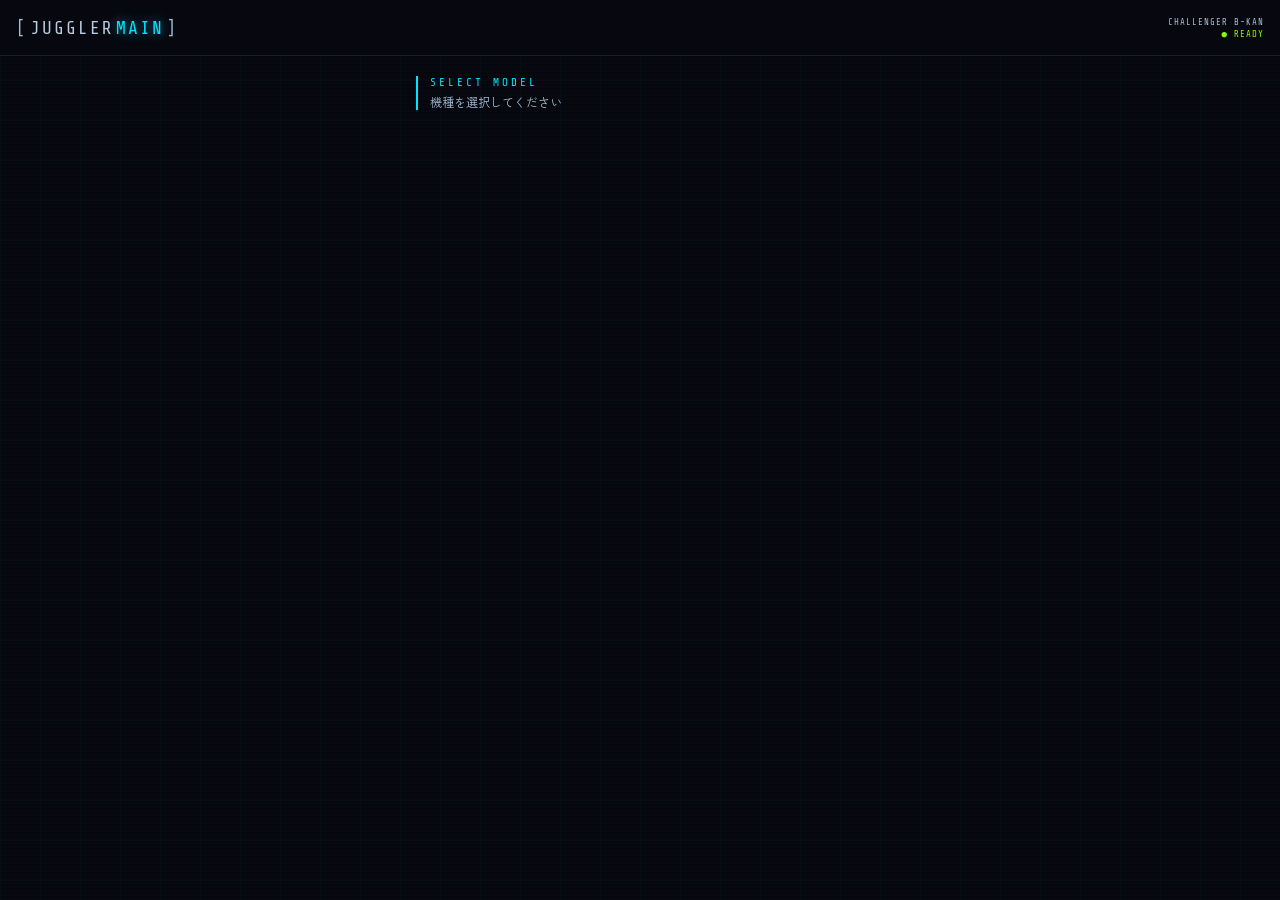
<file: Index.html>
<!DOCTYPE html>
<html lang="ja">
<head>
  <meta charset="UTF-8">
  <meta name="viewport" content="width=device-width, initial-scale=1.0, maximum-scale=1.0">
  <meta name="apple-mobile-web-app-capable" content="yes">
  <meta name="apple-mobile-web-app-status-bar-style" content="black-translucent">
  <meta name="apple-mobile-web-app-title" content="JUGGLER">
  <title>JUGGLER MAIN — CHALLENGER B-KAN</title>
  <link rel="stylesheet" href="style.css">
</head>
<body>

  <div class="bg-grid"></div>
  <div class="bg-scanlines"></div>

  <header class="header">
    <div class="header-inner">
      <div class="logo">
        <span class="logo-bracket">[</span>
        <span class="logo-text">JUGGLER</span>
        <span class="logo-accent">MAIN</span>
        <span class="logo-bracket">]</span>
      </div>
      <div class="header-meta">
        <span class="header-hall">CHALLENGER B-KAN</span>
        <span class="header-status">● READY</span>
      </div>
    </div>
  </header>

  <main class="main">

    <div class="page-title">
      <span class="page-title-label">SELECT MODEL</span>
      <span class="page-title-sub">機種を選択してください</span>
    </div>

    <div class="model-grid" id="modelGrid"></div>

  </main>

  <script src="main.js"></script>
</body>
</html>
</file>
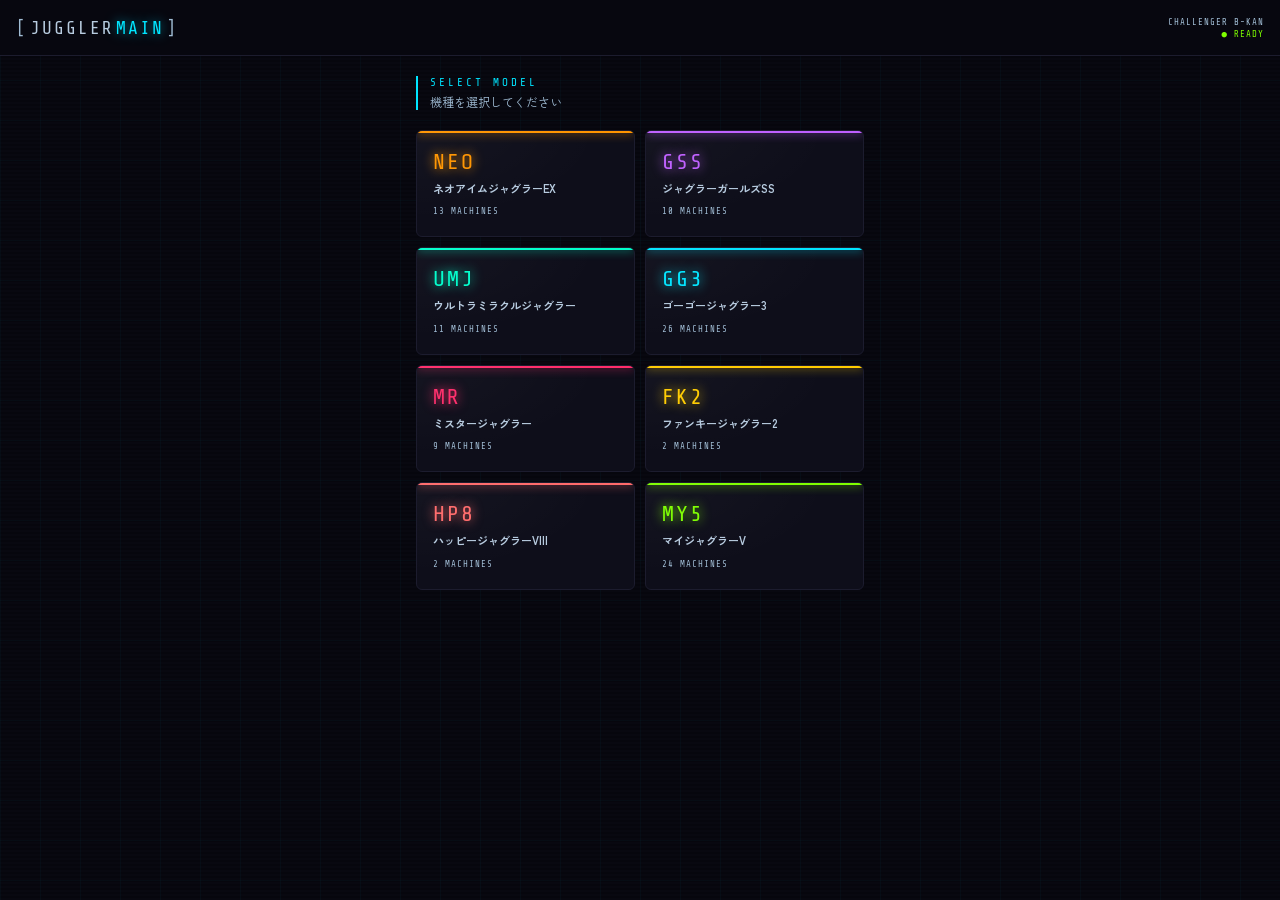
<file: index.html>
<!DOCTYPE html>
<html lang="ja">
<head>
  <meta charset="UTF-8">
  <meta name="viewport" content="width=device-width, initial-scale=1.0, maximum-scale=1.0">
  <meta name="apple-mobile-web-app-capable" content="yes">
  <meta name="apple-mobile-web-app-status-bar-style" content="black-translucent">
  <meta name="apple-mobile-web-app-title" content="JUGGLER">
  <title>JUGGLER MAIN — CHALLENGER B-KAN</title>
  <link rel="stylesheet" href="style.css">
</head>
<body>

  <div class="bg-grid"></div>
  <div class="bg-scanlines"></div>

  <header class="header">
    <div class="header-inner">
      <div class="logo">
        <span class="logo-bracket">[</span>
        <span class="logo-text">JUGGLER</span>
        <span class="logo-accent">MAIN</span>
        <span class="logo-bracket">]</span>
      </div>
      <div class="header-meta">
        <span class="header-hall">CHALLENGER B-KAN</span>
        <span class="header-status">● READY</span>
      </div>
    </div>
  </header>

  <main class="main">

    <div class="page-title">
      <span class="page-title-label">SELECT MODEL</span>
      <span class="page-title-sub">機種を選択してください</span>
    </div>

    <div class="model-grid" id="modelGrid"></div>

  </main>

  <script src="master.js"></script>
  <script src="main.js"></script>
</body>
</html>
</file>
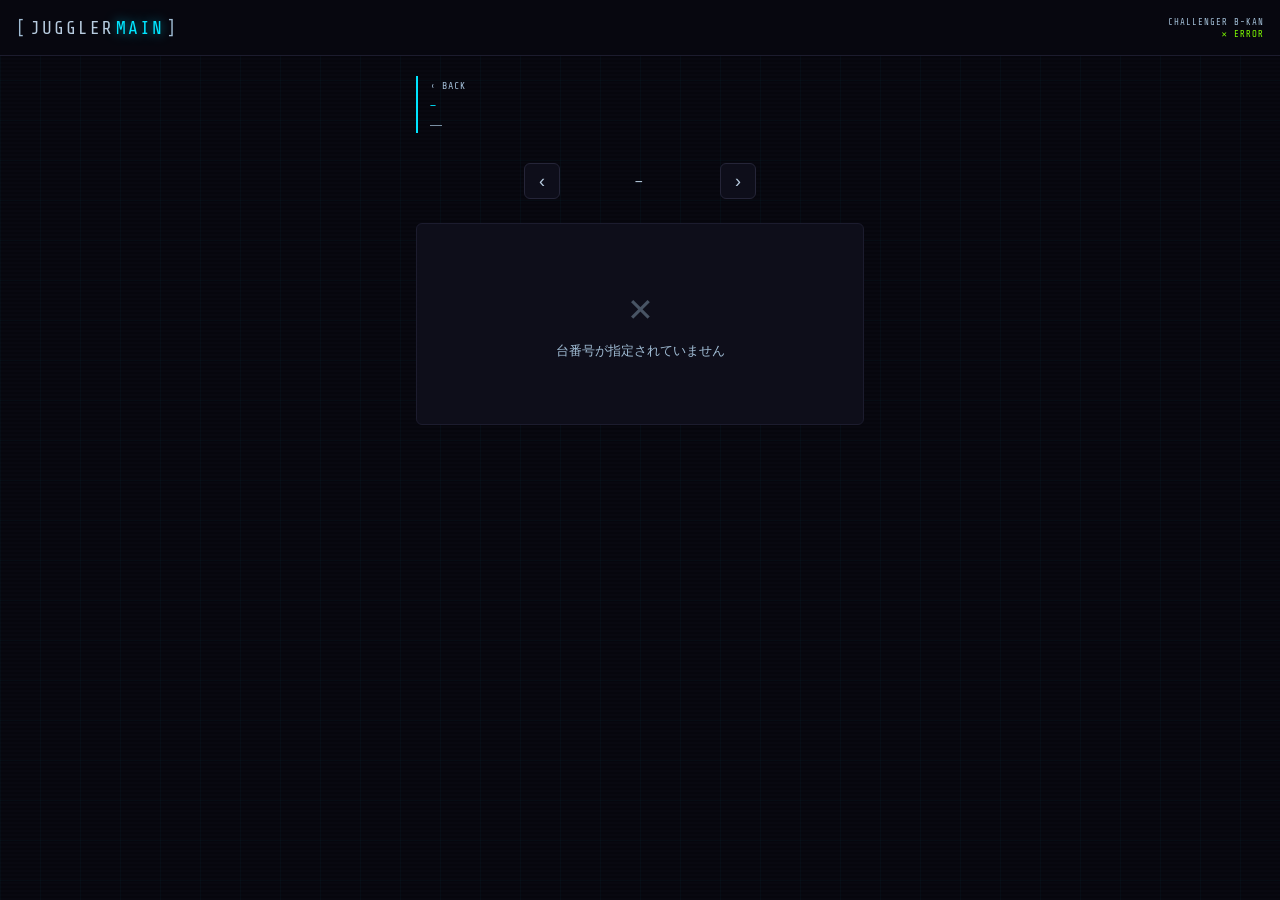
<file: graph.html>
<!DOCTYPE html>
<html lang="ja">
<head>
  <meta charset="UTF-8">
  <meta name="viewport" content="width=device-width, initial-scale=1.0, maximum-scale=1.0">
  <meta name="apple-mobile-web-app-capable" content="yes">
  <meta name="apple-mobile-web-app-status-bar-style" content="black-translucent">
  <meta name="apple-mobile-web-app-title" content="JUGGLER">
  <title>JUGGLER MAIN — GRAPH</title>
  <link rel="stylesheet" href="style.css">
</head>
<body>

  <div class="bg-grid"></div>
  <div class="bg-scanlines"></div>

  <header class="header">
    <div class="header-inner">
      <div class="logo">
        <span class="logo-bracket">[</span>
        <span class="logo-text">JUGGLER</span>
        <span class="logo-accent">MAIN</span>
        <span class="logo-bracket">]</span>
      </div>
      <div class="header-meta">
        <span class="header-hall">CHALLENGER B-KAN</span>
        <span class="header-status" id="statusDot">● LOADING</span>
      </div>
    </div>
  </header>

  <main class="main main-graph">

    <!-- 固定エリア（グラフ・月選択・タイトル） -->
    <div class="graph-fixed">
      <div class="page-title">
        <a class="back-btn" id="backBtn" href="index.html">‹ BACK</a>
        <span class="page-title-label" id="graphTitle">—</span>
        <span class="page-title-sub" id="graphSub">—</span>
      </div>

      <!-- 月選択 -->
      <div class="month-selector">
        <button class="month-nav" id="monthPrev">‹</button>
        <span class="month-label" id="monthLabel">—</span>
        <button class="month-nav" id="monthNext">›</button>
      </div>

      <!-- グラフエリア -->
      <div class="graph-wrap" id="graphWrap">
        <div class="loading-state" id="loadingState">
          <div class="loading-spinner"></div>
          <div class="loading-text">LOADING...</div>
        </div>
      </div>
    </div>

    <!-- スクロールエリア（DAY SUMMARY） -->
    <div class="graph-scroll-area">
      <div class="day-summary" id="daySummary" style="display:none">
        <div class="section-label-bar">DAY SUMMARY</div>
        <div class="day-grid" id="dayGrid"></div>
        <div class="monthly-total" id="monthlyTotal"></div>
      </div>
    </div>

  </main>

  <script src="master.js"></script>
  <script src="graph.js"></script>
</body>
</html>
</file>
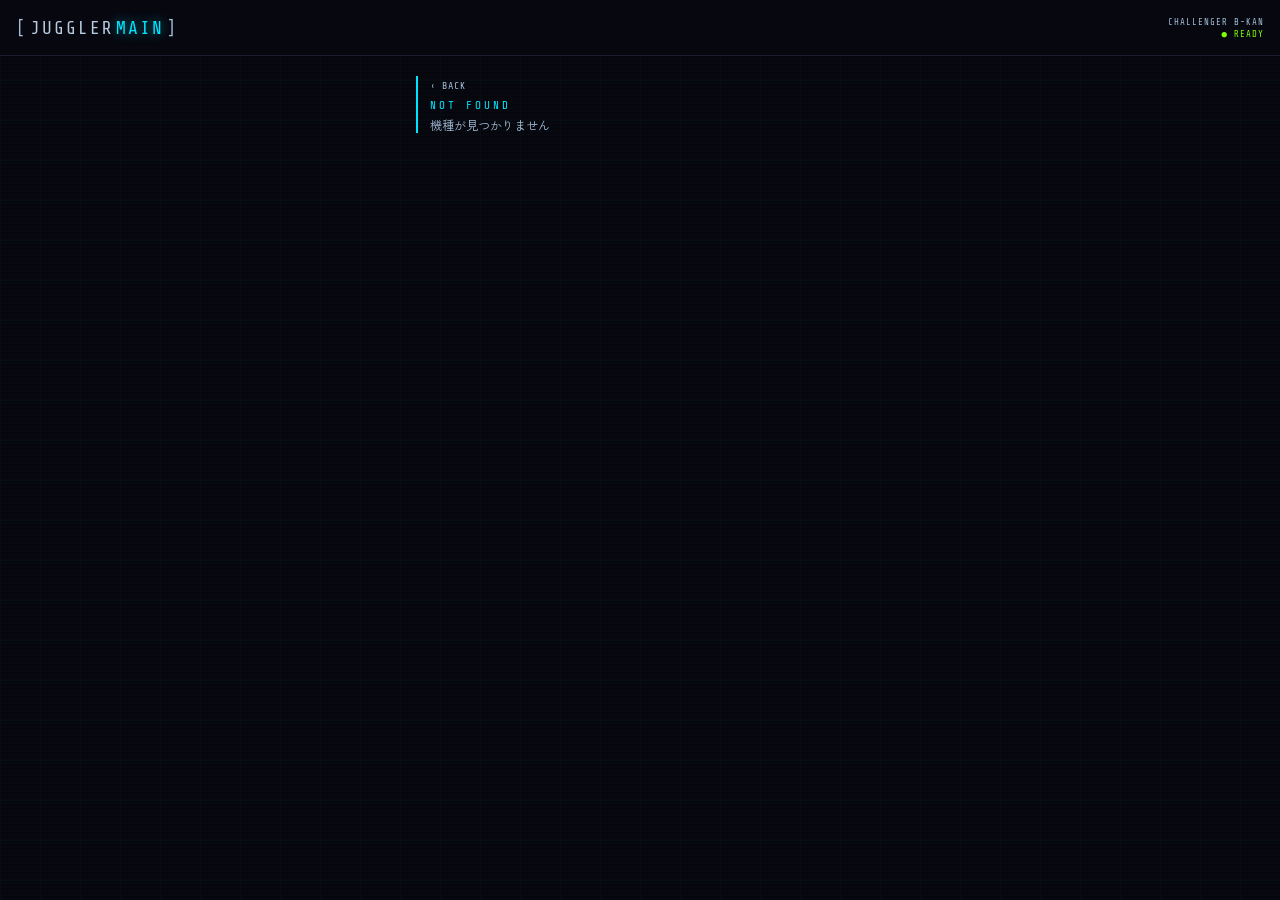
<file: model.html>
<!DOCTYPE html>
<html lang="ja">
<head>
  <meta charset="UTF-8">
  <meta name="viewport" content="width=device-width, initial-scale=1.0, maximum-scale=1.0">
  <meta name="apple-mobile-web-app-capable" content="yes">
  <meta name="apple-mobile-web-app-status-bar-style" content="black-translucent">
  <meta name="apple-mobile-web-app-title" content="JUGGLER">
  <title>JUGGLER MAIN — MODEL</title>
  <link rel="stylesheet" href="style.css">
</head>
<body>

  <div class="bg-grid"></div>
  <div class="bg-scanlines"></div>

  <header class="header">
    <div class="header-inner">
      <div class="logo">
        <span class="logo-bracket">[</span>
        <span class="logo-text">JUGGLER</span>
        <span class="logo-accent">MAIN</span>
        <span class="logo-bracket">]</span>
      </div>
      <div class="header-meta">
        <span class="header-hall">CHALLENGER B-KAN</span>
        <span class="header-status">● READY</span>
      </div>
    </div>
  </header>

  <main class="main">

    <div class="page-title" id="pageTitle">
      <a class="back-btn" href="index.html">‹ BACK</a>
      <span class="page-title-label" id="modelShort">—</span>
      <span class="page-title-sub" id="modelName">—</span>
    </div>

    <div class="machine-list" id="machineList"></div>

  </main>

  <script src="master.js"></script>
  <script src="model.js"></script>
</body>
</html>
</file>
<file: style.css>
@import url('https://fonts.googleapis.com/css2?family=Share+Tech+Mono&family=Zen+Kaku+Gothic+New:wght@400;700&display=swap');
@import url('https://fonts.cdnfonts.com/css/dseg7-classic');

/* ========================================
   CSS Variables
======================================== */
:root {
  --bg:        #080810;
  --surface:   #0e0e1a;
  --surface2:  #13131f;
  --border:    #1c1c2e;
  --border2:   #252538;
  --accent:    #00e5ff;
  --accent2:   #ff2d6b;
  --accent3:   #7fff00;
  --text:      #b8cce0;
  --text-dim:  #a0bcd4;
  --text-mute: #4a6680;
  --mono:      'Share Tech Mono', monospace;
  --seg:       'DSEG7 Classic', 'Share Tech Mono', monospace;
  --sans:      'Zen Kaku Gothic New', sans-serif;
  --radius:    6px;
  --header-h:  56px;
}

/* ========================================
   Reset & Base
======================================== */
*, *::before, *::after { box-sizing: border-box; margin: 0; padding: 0; }
html { -webkit-tap-highlight-color: transparent; }
body {
  background: var(--bg);
  color: var(--text);
  font-family: var(--sans);
  font-size: 14px;
  min-height: 100vh;
  overflow-x: hidden;
  -webkit-font-smoothing: antialiased;
}

/* ========================================
   Background
======================================== */
.bg-grid {
  position: fixed; inset: 0; pointer-events: none; z-index: 0;
  background-image:
    linear-gradient(rgba(0,229,255,0.03) 1px, transparent 1px),
    linear-gradient(90deg, rgba(0,229,255,0.03) 1px, transparent 1px);
  background-size: 40px 40px;
}
.bg-scanlines {
  position: fixed; inset: 0; pointer-events: none; z-index: 0;
  background: repeating-linear-gradient(
    0deg, transparent, transparent 2px,
    rgba(0,0,0,0.15) 2px, rgba(0,0,0,0.15) 4px
  );
}

/* ========================================
   Header
======================================== */
.header {
  position: fixed; top: 0; left: 0; right: 0;
  height: var(--header-h);
  background: rgba(8,8,16,0.92);
  backdrop-filter: blur(12px);
  border-bottom: 1px solid var(--border);
  z-index: 100;
}
.header-inner {
  display: flex; align-items: center; justify-content: space-between;
  height: 100%; padding: 0 16px;
}
.logo {
  font-family: var(--mono); font-size: 18px;
  letter-spacing: 2px; display: flex; align-items: center; gap: 2px;
}
.logo-bracket { color: var(--text-dim); }
.logo-text    { color: var(--text); }
.logo-accent  {
  color: var(--accent);
  text-shadow: 0 0 12px rgba(0,229,255,0.6);
}
.header-meta {
  display: flex; flex-direction: column;
  align-items: flex-end; gap: 2px;
}
.header-hall {
  font-family: var(--mono); font-size: 9px;
  color: var(--text-dim); letter-spacing: 1px;
}
.header-status {
  font-family: var(--mono); font-size: 9px;
  color: var(--accent3); letter-spacing: 1px;
  animation: blink 2s ease-in-out infinite;
}
@keyframes blink {
  0%, 100% { opacity: 1; } 50% { opacity: 0.4; }
}

/* ========================================
   Back Button（model.html用）
======================================== */
.back-btn {
  display: inline-flex;
  align-items: center;
  gap: 6px;
  font-family: var(--mono);
  font-size: 10px;
  color: var(--text-dim);
  text-decoration: none;
  letter-spacing: 1px;
  padding: 4px 0;
  transition: color 0.15s;
}
.back-btn:hover { color: var(--accent); }

/* ========================================
   Main
======================================== */
.main {
  position: relative; z-index: 1;
  padding-top: calc(var(--header-h) + 20px);
  padding-bottom: 40px;
  max-width: 480px;
  margin: 0 auto;
  padding-left: 16px;
  padding-right: 16px;
}

/* graph.html専用：グラフ固定レイアウト */
.main.main-graph {
  padding-left: 0;
  padding-right: 0;
  padding-bottom: 0;
  display: flex;
  flex-direction: column;
  height: calc(100vh - var(--header-h));
  overflow: hidden;
}

/* グラフ固定エリア */
.graph-fixed {
  flex-shrink: 0;
  padding: 0 16px;
}

/* DAY SUMMARY スクロールエリア */
.graph-scroll-area {
  flex: 1;
  overflow-y: auto;
  -webkit-overflow-scrolling: touch;
  padding: 0 16px 40px;
}

/* ========================================
   Page Title
======================================== */
.page-title {
  display: flex;
  flex-direction: column;
  gap: 4px;
  margin-bottom: 20px;
  padding-left: 12px;
  border-left: 2px solid var(--accent);
}
.page-title-label {
  font-family: var(--mono);
  font-size: 11px;
  color: var(--accent);
  letter-spacing: 3px;
}
.page-title-sub {
  font-size: 12px;
  color: var(--text-dim);
}

/* ========================================
   Model Grid（index）
======================================== */
.model-grid {
  display: grid;
  grid-template-columns: 1fr 1fr;
  gap: 10px;
}

.model-card {
  background: var(--surface);
  border: 1px solid var(--border);
  border-radius: var(--radius);
  padding: 20px 16px;
  cursor: pointer;
  text-decoration: none;
  display: flex;
  flex-direction: column;
  gap: 8px;
  position: relative;
  overflow: hidden;
  transition: border-color 0.2s, background 0.2s, transform 0.15s;
  opacity: 0;
  transform: translateY(10px);
  animation: cardIn 0.35s ease forwards;
}
.model-card:hover {
  border-color: var(--model-color, var(--accent));
  background: var(--surface2);
  transform: translateY(-2px);
}
.model-card:active {
  transform: translateY(0px);
}
.model-card::before {
  content: '';
  position: absolute;
  top: 0; left: 0; right: 0;
  height: 2px;
  background: var(--model-color, var(--accent));
  box-shadow: 0 0 10px var(--model-color, var(--accent));
}
.model-card::after {
  content: '';
  position: absolute;
  inset: 0;
  background: radial-gradient(
    ellipse at top left,
    rgba(255,255,255,0.03) 0%,
    transparent 60%
  );
  pointer-events: none;
}

@keyframes cardIn {
  to { opacity: 1; transform: translateY(0); }
}

.model-card-short {
  font-family: var(--mono);
  font-size: 22px;
  color: var(--model-color, var(--accent));
  letter-spacing: 2px;
  text-shadow: 0 0 12px var(--model-color, var(--accent));
  line-height: 1;
}
.model-card-name {
  font-size: 11px;
  font-weight: 700;
  color: var(--text);
  line-height: 1.4;
}
.model-card-count {
  font-family: var(--mono);
  font-size: 9px;
  color: var(--text-dim);
  letter-spacing: 1px;
  margin-top: 2px;
}

/* ========================================
   Machine List（model.html）
======================================== */
.machine-list {
  display: flex;
  flex-direction: column;
  gap: 8px;
}

.machine-row {
  background: var(--surface);
  border: 1px solid var(--border);
  border-radius: var(--radius);
  display: flex;
  align-items: center;
  gap: 14px;
  padding: 13px 14px;
  position: relative;
  overflow: hidden;
  transition: border-color 0.2s, background 0.2s;
  opacity: 0;
  transform: translateY(6px);
  animation: cardIn 0.3s ease forwards;
}
.machine-row:hover {
  border-color: var(--border2);
  background: var(--surface2);
}
.machine-row::before {
  content: '';
  position: absolute;
  left: 0; top: 0; bottom: 0;
  width: 2px;
  background: var(--model-color, var(--accent));
  box-shadow: 0 0 6px var(--model-color, var(--accent));
}

.row-no {
  font-family: var(--mono);
  font-size: 22px;
  color: var(--model-color, var(--accent));
  min-width: 44px;
  text-align: center;
  text-shadow: 0 0 8px var(--model-color, var(--accent));
  line-height: 1;
}
.row-info {
  flex: 1;
  min-width: 0;
}
.row-model {
  font-size: 12px;
  font-weight: 700;
  color: var(--text);
}
.row-short {
  font-family: var(--mono);
  font-size: 9px;
  color: var(--model-color, var(--accent));
  letter-spacing: 1px;
  margin-top: 2px;
}

.row-graph-btn {
  flex-shrink: 0;
  background: transparent;
  border: 1px solid var(--border2);
  border-radius: 4px;
  color: var(--text-dim);
  font-family: var(--mono);
  font-size: 9px;
  letter-spacing: 1px;
  padding: 7px 11px;
  cursor: pointer;
  text-decoration: none;
  display: flex;
  align-items: center;
  gap: 5px;
  transition: all 0.15s;
  white-space: nowrap;
}
.row-graph-btn:hover {
  border-color: var(--model-color, var(--accent));
  color: var(--model-color, var(--accent));
  background: rgba(0,229,255,0.05);
}

/* ========================================
   モデル別カラー
======================================== */
.model-gg3 { --model-color: #00e5ff; }
.model-my5 { --model-color: #7fff00; }
.model-neo { --model-color: #ff9500; }
.model-mr  { --model-color: #ff2d6b; }
.model-gss { --model-color: #bf5fff; }
.model-umj { --model-color: #00ffcc; }
.model-fk2 { --model-color: #ffcc00; }
.model-hp8 { --model-color: #ff6b6b; }

/* ========================================
   Month Selector
======================================== */
.month-selector {
  display: flex;
  align-items: center;
  justify-content: center;
  gap: 20px;
  margin-bottom: 14px;
  padding: 10px 0;
}
.month-nav {
  background: var(--surface);
  border: 1px solid var(--border2);
  border-radius: var(--radius);
  color: var(--text);
  font-size: 18px;
  width: 36px; height: 36px;
  cursor: pointer;
  display: flex; align-items: center; justify-content: center;
  transition: all 0.15s;
}
.month-nav:hover { border-color: var(--accent); color: var(--accent); }
.month-label {
  font-family: var(--mono);
  font-size: 14px;
  color: var(--text);
  letter-spacing: 2px;
  min-width: 120px;
  text-align: center;
}

/* ========================================
   Graph Wrap
======================================== */
.graph-wrap {
  background: var(--surface);
  border: 1px solid var(--border);
  border-radius: var(--radius);
  overflow: hidden;
  margin-bottom: 12px;
  min-height: 120px;
}
.graph-scroll {
  overflow-x: auto;
  -webkit-overflow-scrolling: touch;
}

/* ========================================
   Day Summary
======================================== */
.section-label-bar {
  font-family: var(--mono);
  font-size: 10px;
  color: var(--accent);
  letter-spacing: 2px;
  padding: 8px 12px;
  border-bottom: 1px solid var(--border);
  display: flex;
  align-items: center;
  gap: 8px;
}
.section-label-bar::before {
  content: '';
  display: block;
  width: 2px; height: 12px;
  background: var(--accent);
  box-shadow: 0 0 6px rgba(0,229,255,0.5);
}

.day-summary {
  background: var(--surface);
  border: 1px solid var(--border);
  border-radius: var(--radius);
  overflow: hidden;
}

.day-grid {
  display: grid;
  grid-template-columns: repeat(auto-fill, minmax(130px, 1fr));
  gap: 1px;
  background: var(--border);
}
.day-item {
  background: var(--surface);
  padding: 8px 10px;
  border-left: 2px solid var(--accent);
  display: flex;
  flex-direction: column;
  gap: 2px;
}
.day-item-date {
  font-family: var(--mono);
  font-size: 11px;
  font-weight: bold;
}
.day-item-games {
  font-family: var(--mono);
  font-size: 9px;
  color: var(--text-dim);
}
.day-item-end {
  font-family: var(--mono);
  font-size: 11px;
  font-weight: bold;
}
.day-item-cum {
  font-family: var(--mono);
  font-size: 9px;
}

.monthly-total {
  display: flex;
  align-items: center;
  gap: 16px;
  padding: 10px 12px;
  border-top: 1px solid var(--border);
  font-family: var(--mono);
  font-size: 11px;
}
.total-label { color: var(--text-dim); }
.total-val   { font-weight: bold; font-size: 14px; }
.total-g     { color: var(--text-dim); }
.total-days  { color: var(--text-dim); margin-left: auto; }

/* ========================================
   Loading / Empty
======================================== */
.loading-state {
  display: flex; flex-direction: column;
  align-items: center; justify-content: center;
  padding: 60px 20px; gap: 16px;
}
.loading-spinner {
  width: 32px; height: 32px;
  border: 2px solid var(--border2);
  border-top-color: var(--accent);
  border-radius: 50%;
  animation: spin 0.8s linear infinite;
}
@keyframes spin { to { transform: rotate(360deg); } }
.loading-text {
  font-family: var(--mono); font-size: 11px;
  color: var(--text-dim); letter-spacing: 2px;
  animation: blink 1.5s ease-in-out infinite;
}
.empty-state {
  text-align: center; padding: 60px 20px; color: var(--text-dim);
}
.empty-icon  { font-size: 32px; margin-bottom: 12px; opacity: 0.4; }
.empty-text  { font-family: var(--mono); font-size: 13px; margin-bottom: 4px; }
.empty-sub   { font-size: 11px; opacity: 0.6; }

/* ========================================
   Day Item レイアウト（左：テキスト / 右：7セグ）
======================================== */
.day-item-main {
  display: flex;
  align-items: stretch;
  gap: 8px;
}
.day-item-left {
  flex: 1;
  min-width: 0;
  display: flex;
  flex-direction: column;
  gap: 2px;
}
.day-item-right {
  flex-shrink: 0;
  display: flex;
  flex-direction: column;
  align-items: center;
  justify-content: center;
  gap: 4px;
  padding-left: 8px;
  border-left: 1px solid var(--border2);
}
.day-item-seg-block {
  display: flex;
  flex-direction: column;
  align-items: center;
  gap: 1px;
}
.day-item-seg-label {
  font-family: var(--mono);
  font-size: 7px;
  color: var(--text-dim);
  letter-spacing: 1px;
}
.day-item-seg-val {
  font-family: var(--seg);
  font-size: 16px;
  line-height: 1;
  letter-spacing: 2px;
  text-shadow: 0 0 8px currentColor;
  /* 消灯セグメント表現 */
  position: relative;
}
.day-item-seg-val::before {
  content: attr(data-ghost);
  position: absolute;
  inset: 0;
  color: currentColor;
  opacity: 0.1;
  font-family: var(--seg);
}

/* ========================================
   Day Item ハイライト
======================================== */
.day-item {
  transition: background 0.15s, border-left-width 0.15s;
}
.day-item:active {
  background: #1a2535;
}
.day-item-active {
  background: #131e2e !important;
  border-left-width: 4px !important;
}

/* ========================================
   ブドウ逆算表示
======================================== */
.day-item-grape {
  font-family: var(--mono);
  font-size: 9px;
  margin-top: 3px;
  display: flex;
  align-items: center;
  gap: 4px;
  line-height: 1.2;
}
.day-item-grape-label {
  font-size: 8px;
  opacity: 0.85;
  white-space: nowrap;
}

/* ========================================
   統計表示（ブドウ・ボーナス合算）
======================================== */
.day-item-stat {
  font-family: var(--mono);
  font-size: 9px;
  margin-top: 2px;
  display: flex;
  align-items: center;
  gap: 3px;
  line-height: 1.2;
  flex-wrap: nowrap;
  overflow: hidden;
}
.day-item-stat-label {
  font-size: 8px;
  opacity: 0.9;
  white-space: nowrap;
}
.day-item-stat-icon {
  font-size: 9px;
  line-height: 1;
  flex-shrink: 0;
}
</file>
